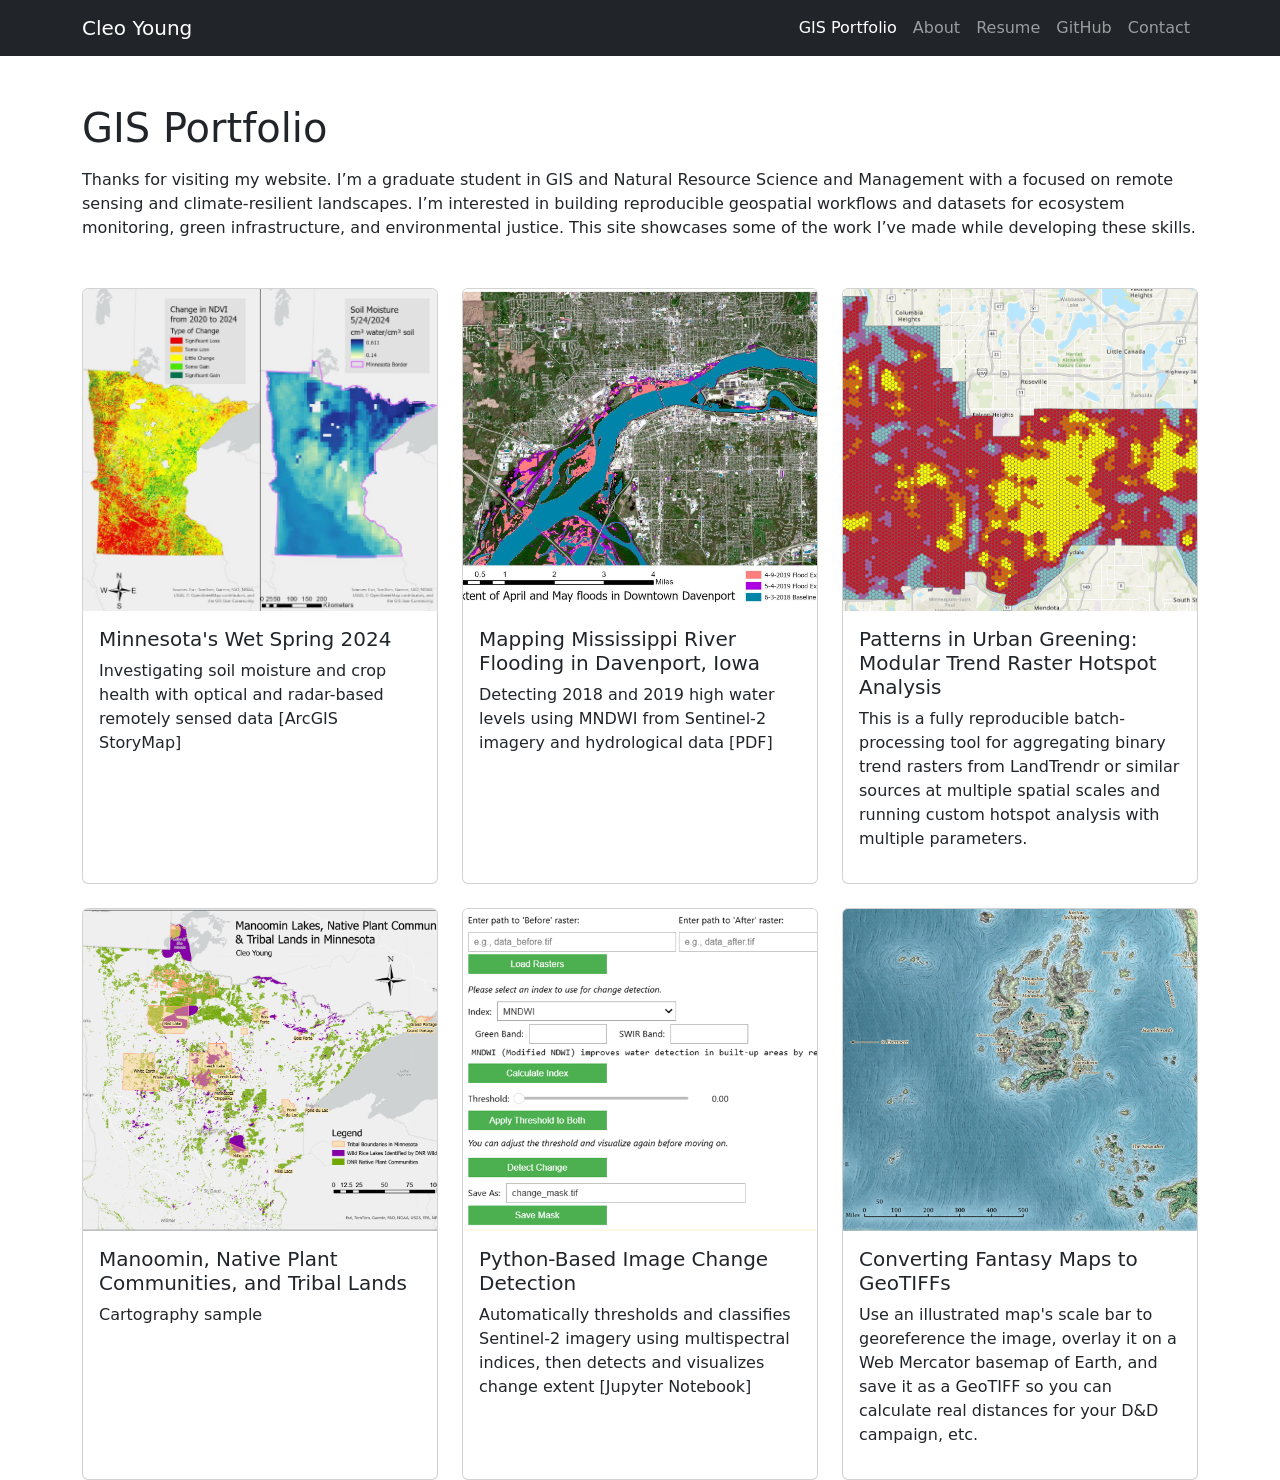
<file: index.html>
<!DOCTYPE html>
<html lang="en">

<head>
    <meta charset="utf-8" />
    <meta name="viewport" content="width=device-width, initial-scale=1, shrink-to-fit=no" />
    <meta name="description" content="" />
    <meta name="author" content="" />
    <title>Cleo Young GIS Portfolio</title>
    <!-- Favicon-->
    <link rel="icon" type="image/x-icon" href="assets/favicon.ico" />
    <!-- Core theme CSS (includes Bootstrap)-->
    <link href="css/styles.css" rel="stylesheet" />
</head>

<body>
    <!-- Responsive navbar-->
    <nav class="navbar navbar-expand-lg navbar-dark bg-dark">
        <div class="container">
            <a class="navbar-brand" href="#">Cleo Young</a>
            <button class="navbar-toggler" type="button" data-bs-toggle="collapse"
                data-bs-target="#navbarSupportedContent" aria-controls="navbarSupportedContent" aria-expanded="false"
                aria-label="Toggle navigation"><span class="navbar-toggler-icon"></span></button>
            <div class="collapse navbar-collapse" id="navbarSupportedContent">
                <ul class="navbar-nav ms-auto mb-2 mb-lg-0">
                    <li class="nav-item"><a class="nav-link active" aria-current="page" href="#">GIS Portfolio</a></li>
                    <li class="nav-item"><a class="nav-link" href="about.html">About</a></li>
                    <li class="nav-item"><a class="nav-link" href="./assets/cy_resume_june2025.pdf">Resume</a></li>
                    <li class="nav-item"><a class="nav-link"
                            href="https://github.com/cleorose/cy-gis-tools/tree/main">GitHub</a></li>
                    <li class="nav-item"><a class="nav-link" href="contact.html">Contact</a></li>
                </ul>
            </div>
        </div>
    </nav>
    <!-- Page content-->
    <div class="container">
        <div class="text-left mt-5">
            <h1>GIS Portfolio</h1>
            <p class="lead"></p>
            <p>Thanks for visiting my website. I’m a graduate student in GIS and Natural Resource Science and
                Management with a focused on remote sensing and climate-resilient landscapes. I’m interested in building
                reproducible geospatial workflows and datasets for ecosystem monitoring, green infrastructure, and
                environmental justice. This site showcases some of the work I’ve made while developing these skills.</p>
        </div>
    </div>
    <div class="container mt-5">
        <div class="row g-4">

            <!-- Project 1 -->
            <div class="col-md-4">
                <div class="card h-100">
                    <img src="assets/soilmoisture.png" class="card-img-top project-img" alt="Project 1">
                    <div class="card-body">
                        <h5 class="card-title">Minnesota's Wet Spring 2024</h5>
                        <p class="card-text">Investigating soil moisture and crop health with optical
                            and radar-based
                            remotely sensed data [ArcGIS StoryMap]</p>
                        <a href="https://storymaps.arcgis.com/stories/ec0b28b1c0f544f7ba67659c6d9575f3"
                            class="stretched-link"></a>
                    </div>
                </div>
            </div>

            <!-- Project 2 -->
            <div class="col-md-4">
                <div class="card h-100">
                    <img src="assets/davenport1.png" class="card-img-top project-img" alt="Project 3">
                    <div class="card-body">
                        <h5 class="card-title">Mapping Mississippi River Flooding in Davenport, Iowa</h5>
                        <p class="card-text">Detecting 2018 and 2019 high water levels using MNDWI from Sentinel-2
                            imagery and hydrological data [PDF]</p>
                        <a href="./assets/cy_flood_extent_mapping_mndwi.pdf" class="stretched-link"></a>
                    </div>
                </div>
            </div>

            <!-- Project 3 -->
            <div class="col-md-4">
                <div class="card h-100">
                    <img src="assets/greeninghotspots.png" class="card-img-top project-img" alt="Project 2">
                    <div class="card-body">
                        <h5 class="card-title">Patterns in Urban Greening: Modular Trend Raster Hotspot Analysis</h5>
                        <p class="card-text">This is a fully reproducible batch-processing tool for aggregating binary
                            trend rasters from LandTrendr or similar sources at multiple spatial scales and running
                            custom hotspot analysis with multiple parameters.</p>
                        <a href="https://github.com/cleorose/cy-gis-tools/blob/main/trend_raster_hotspots.ipynb"
                            class="stretched-link"></a>
                    </div>
                </div>
            </div>

            <!-- Project 4 -->
            <div class="col-md-4">
                <div class="card h-100">
                    <img src="assets/manoomin.png" class="card-img-top project-img" alt="Project 1">
                    <div class="card-body">
                        <h5 class="card-title">Manoomin, Native Plant Communities, and Tribal Lands</h5>
                        <p class="card-text">Cartography sample</p>
                        <a href="./assets/ManoominLayout.pdf" class="stretched-link"></a>
                    </div>
                </div>
            </div>

            <!-- Add more projects by copying this block -->

            <!-- Project 5 -->
            <div class="col-md-4">
                <div class="card h-100">
                    <img src="assets/changedetection.png" class="card-img-top project-img" alt="Project 2">
                    <div class="card-body">
                        <h5 class="card-title">Python-Based Image Change Detection</h5>
                        <p class="card-text">Automatically thresholds and classifies Sentinel-2
                            imagery using
                            multispectral
                            indices, then detects and visualizes change extent [Jupyter Notebook]</p>
                        <a href="https://github.com/cleorose/cy-gis-tools/blob/main/index_based_change_detection.ipynb"
                            class="stretched-link"></a>
                    </div>
                </div>
            </div>

            <!-- Project 6 -->
            <div class="col-md-4">
                <div class="card h-100">
                    <img src="assets/fantasymap.png" class="card-img-top project-img" alt="Project 1">
                    <div class="card-body">
                        <h5 class="card-title">Converting Fantasy Maps to GeoTIFFs</h5>
                        <p class="card-text">Use an illustrated map's scale bar to georeference the image, overlay it on
                            a Web Mercator basemap of Earth, and save it as a GeoTIFF so you can calculate real
                            distances for your D&D campaign, etc.</p>
                        <a href="https://github.com/cleorose/cy-gis-tools/blob/main/georeference_fantasy_maps.ipynb"
                            class="stretched-link"></a>
                    </div>
                </div>
            </div>

            <!-- Add more projects by copying this block -->

        </div>
    </div>
    <!-- Bootstrap core JS-->
    <script src="https://cdn.jsdelivr.net/npm/bootstrap@5.2.3/dist/js/bootstrap.bundle.min.js"></script>
    <!-- Core theme JS-->
    <script src="js/scripts.js"></script>
</body>

</html>
</file>
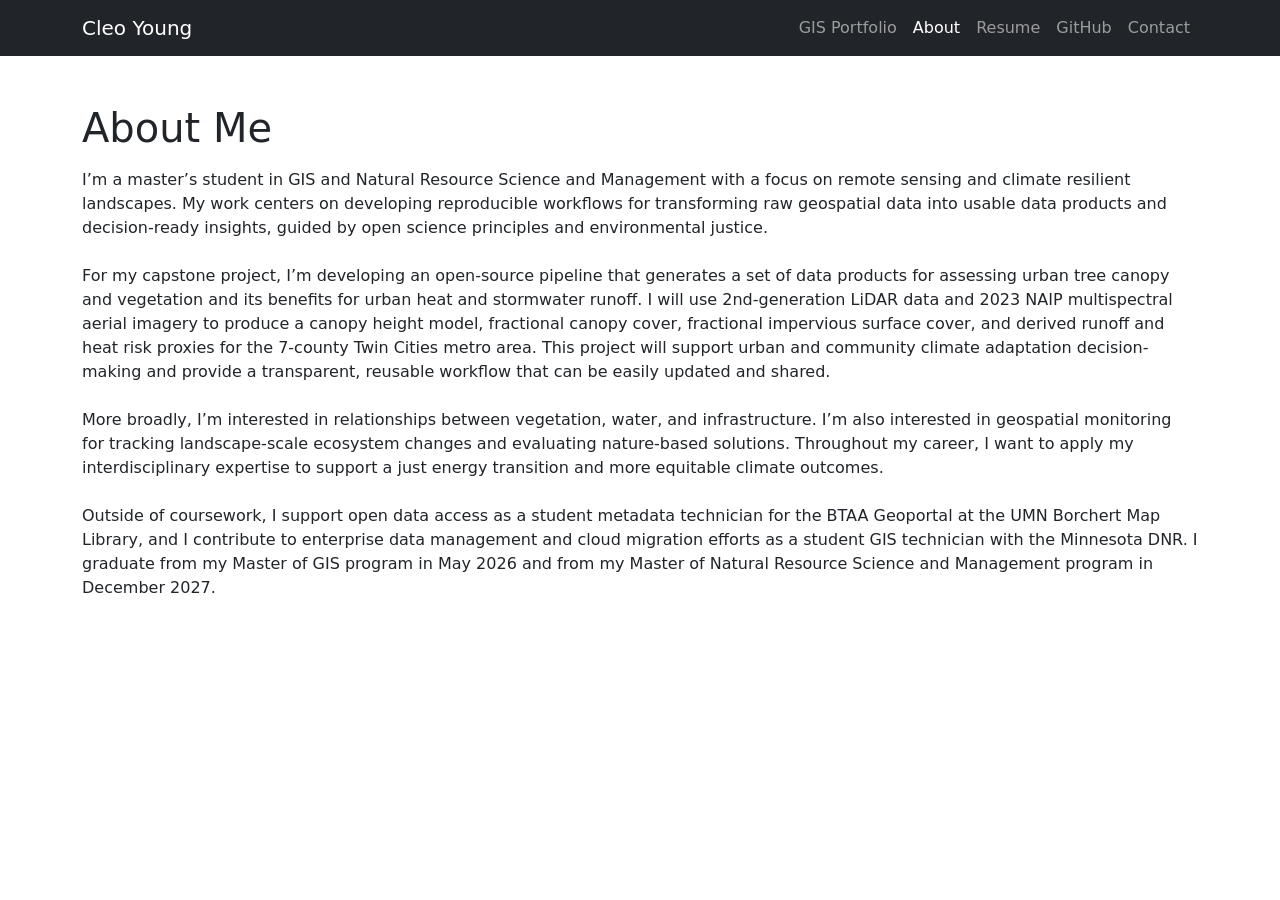
<file: about.html>
<!DOCTYPE html>
<html lang="en">

<head>
    <meta charset="utf-8" />
    <meta name="viewport" content="width=device-width, initial-scale=1, shrink-to-fit=no" />
    <meta name="description" content="" />
    <meta name="author" content="" />
    <title>Cleo Young GIS Portfolio</title>
    <!-- Favicon-->
    <link rel="icon" type="image/x-icon" href="assets/favicon.ico" />
    <!-- Core theme CSS (includes Bootstrap)-->
    <link href="css/styles.css" rel="stylesheet" />
</head>

<body>
    <!-- Responsive navbar-->
    <nav class="navbar navbar-expand-lg navbar-dark bg-dark">
        <div class="container">
            <a class="navbar-brand" href="#">Cleo Young</a>
            <button class="navbar-toggler" type="button" data-bs-toggle="collapse"
                data-bs-target="#navbarSupportedContent" aria-controls="navbarSupportedContent" aria-expanded="false"
                aria-label="Toggle navigation"><span class="navbar-toggler-icon"></span></button>
            <div class="collapse navbar-collapse" id="navbarSupportedContent">
                <ul class="navbar-nav ms-auto mb-2 mb-lg-0">
                    <li class="nav-item"><a class="nav-link" href="index.html">GIS Portfolio</a></li>
                    <li class="nav-item"><a class="nav-link active" aria-current="page" href="#">About</a></li>
                    <li class="nav-item"><a class="nav-link" href="./assets/cy_resume_june2025.pdf">Resume</a></li>
                    <li class="nav-item"><a class="nav-link"
                            href="https://github.com/cleorose/cy-gis-tools/tree/main">GitHub</a></li>
                    <li class="nav-item"><a class="nav-link" href="contact.html">Contact</a></li>
                </ul>
            </div>
        </div>
    </nav>
    <!-- Page content-->
    <div class="container">
        <div class="text-left mt-5">
            <h1>About Me</h1>
            <p class="lead"></p>
            <p>I’m a master’s student in GIS and Natural Resource Science and Management with a focus on remote sensing
                and climate resilient landscapes. My work centers on developing reproducible workflows for transforming
                raw geospatial data into usable data products and decision-ready insights, guided by open science
                principles and environmental justice. <br>
                <br>
                For my capstone project, I’m developing an open-source pipeline that generates a set of data products
                for
                assessing urban tree canopy and vegetation and its benefits for urban heat and stormwater runoff. I will
                use 2nd-generation LiDAR data and 2023 NAIP multispectral aerial imagery to produce
                a canopy height model, fractional canopy cover, fractional impervious surface cover, and derived runoff
                and heat risk proxies for the 7-county Twin Cities metro area. This project will support urban and
                community climate adaptation decision-making and provide a transparent, reusable workflow that can be
                easily updated and shared. <br>
                <br>
                More broadly, I’m interested in relationships between vegetation, water, and infrastructure. I’m also
                interested in geospatial monitoring for tracking landscape-scale ecosystem changes and evaluating
                nature-based solutions. Throughout my career, I want to apply my interdisciplinary expertise to support
                a just energy transition and more equitable climate outcomes. <br>
                <br>
                Outside of coursework, I support open data access as a student metadata technician for the BTAA
                Geoportal at the UMN Borchert Map Library, and I contribute to enterprise data management and cloud
                migration efforts as a student GIS technician with the Minnesota DNR. I graduate from my Master of GIS
                program in May 2026 and from my Master of Natural Resource Science and Management program in December
                2027.
            </p>
        </div>
    </div>
</file>
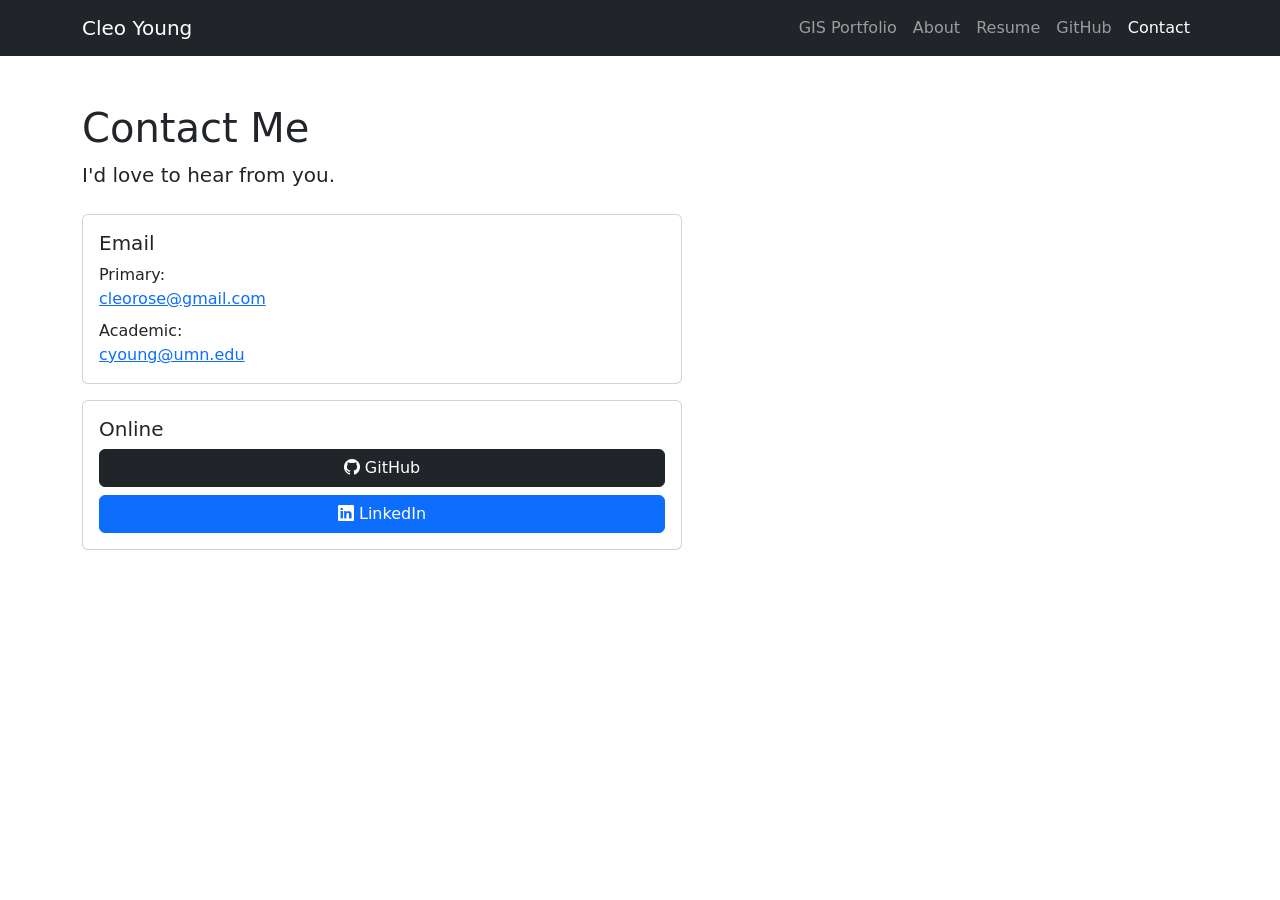
<file: contact.html>
<!DOCTYPE html>
<html lang="en">

<head>
    <meta charset="utf-8" />
    <meta name="viewport" content="width=device-width, initial-scale=1, shrink-to-fit=no" />
    <meta name="description" content="" />
    <meta name="author" content="" />
    <title>Cleo Young GIS Portfolio</title>
    <!-- Favicon-->
    <link rel="icon" type="image/x-icon" href="assets/favicon.ico" />
    <!-- Core theme CSS (includes Bootstrap)-->
    <link href="css/styles.css" rel="stylesheet" />
    <link rel="stylesheet" href="https://cdn.jsdelivr.net/npm/bootstrap-icons@1.11.3/font/bootstrap-icons.min.css">
</head>

<body>
    <!-- Responsive navbar-->
    <nav class="navbar navbar-expand-lg navbar-dark bg-dark">
        <div class="container">
            <a class="navbar-brand" href="#">Cleo Young</a>
            <button class="navbar-toggler" type="button" data-bs-toggle="collapse"
                data-bs-target="#navbarSupportedContent" aria-controls="navbarSupportedContent" aria-expanded="false"
                aria-label="Toggle navigation"><span class="navbar-toggler-icon"></span></button>
            <div class="collapse navbar-collapse" id="navbarSupportedContent">
                <ul class="navbar-nav ms-auto mb-2 mb-lg-0">
                    <li class="nav-item"><a class="nav-link" href="index.html">GIS Portfolio</a></li>
                    <li class="nav-item"><a class="nav-link" href="about.html">About</a></li>
                    <li class="nav-item"><a class="nav-link" href="./assets/cy_resume_june2025.pdf">Resume</a></li>
                    <li class="nav-item"><a class="nav-link"
                            href="https://github.com/cleorose/cy-gis-tools/tree/main">GitHub</a></li>
                    <li class="nav-item"><a class="nav-link active" aria-current="page" href="contact.html">Contact</a>
                    </li>
                </ul>
            </div>
        </div>
    </nav>
    <!-- Page content-->
    <div class="container mt-5">

        <h1>Contact Me</h1>
        <p class="lead">I'd love to hear from you.</p>

        <div class="mt-4" style="max-width: 600px;">

            <!-- Email Card -->
            <div class="card mb-3">
                <div class="card-body">
                    <h5 class="card-title">Email</h5>

                    <p class="card-text mb-2">
                        Primary: <br>
                        <a href="mailto:cleorose@gmail.com">cleorose@gmail.com</a>
                    </p>

                    <p class="card-text mb-0">
                        Academic: <br>
                        <a href="mailto:cyoung@umn.edu">cyoung@umn.edu</a>
                    </p>
                </div>
            </div>

            <!-- Online Card -->
            <div class="card mb-3">
                <div class="card-body">
                    <h5 class="card-title">Online</h5>

                    <a href="https://github.com/cleorose" target="_blank" class="btn btn-dark w-100 mb-2">
                        <i class="bi bi-github"></i> GitHub
                    </a>

                    <a href="https://www.linkedin.com/in/cleoyoung/" target="_blank" class="btn btn-primary w-100">
                        <i class="bi bi-linkedin"></i> LinkedIn
                    </a>

                </div>
            </div>

        </div>

    </div>

    <!-- Bootstrap core JS-->
    <script src="https://cdn.jsdelivr.net/npm/bootstrap@5.2.3/dist/js/bootstrap.bundle.min.js"></script>
    <!-- Core theme JS-->
    <script src="js/scripts.js"></script>
</body>

</html>
</file>
